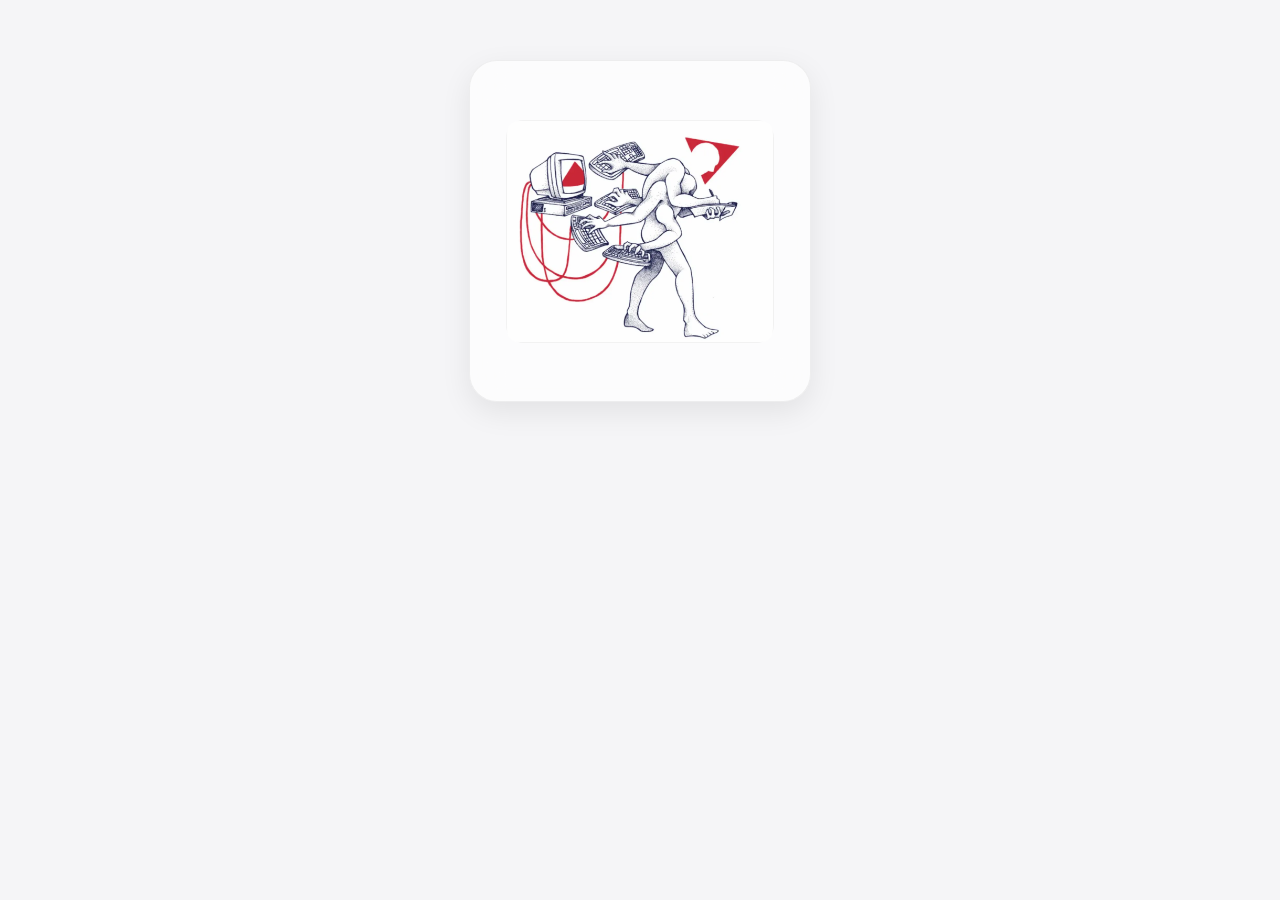
<file: index.html>
<!DOCTYPE html>
<html lang="zh-CN">
<head>
<meta charset="UTF-8" />
<meta name="viewport" content="width=device-width, initial-scale=1.0"/>
<title>遗藏……有人记得</title>

<link rel="stylesheet" href="./style.css">
</head>

<body>

<div class="container" id="app"></div>

<script src="./script.js"></script>
</body>
</html>
</file>
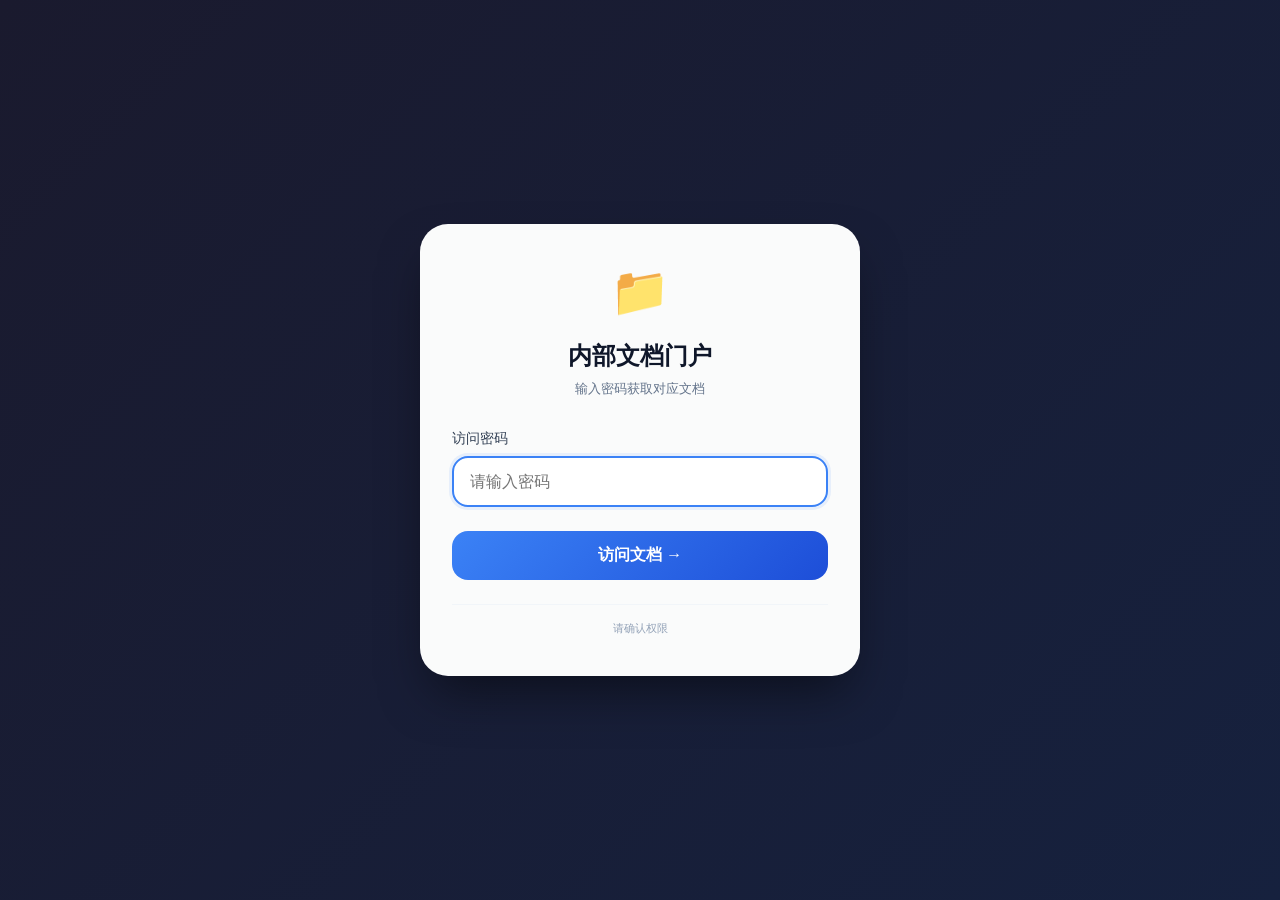
<file: trig/index.html>
<!DOCTYPE html>
<html lang="zh-CN">
<head>
    <meta charset="UTF-8">
    <meta name="viewport" content="width=device-width, initial-scale=1.0">
    <title>三角机构档案库</title>
    <link rel="stylesheet" href="css/style-index.css">
</head>
<body>
    <div class="card">
        <div class="logo">📁</div>
        <h1>内部文档门户</h1>
        <div class="sub">输入密码获取对应文档</div>

        <div class="input-group">
            <label>访问密码</label>
            <input type="text" id="passwordInput" placeholder="请输入密码" autocomplete="off" autofocus>
        </div>

        <button id="submitBtn">访问文档 →</button>

        <div id="messageBox" class="message"></div>
        <div class="footer">请确认权限</div>
    </div>

    <script src="main/script-index.js"></script>
</body>
</html>
</file>
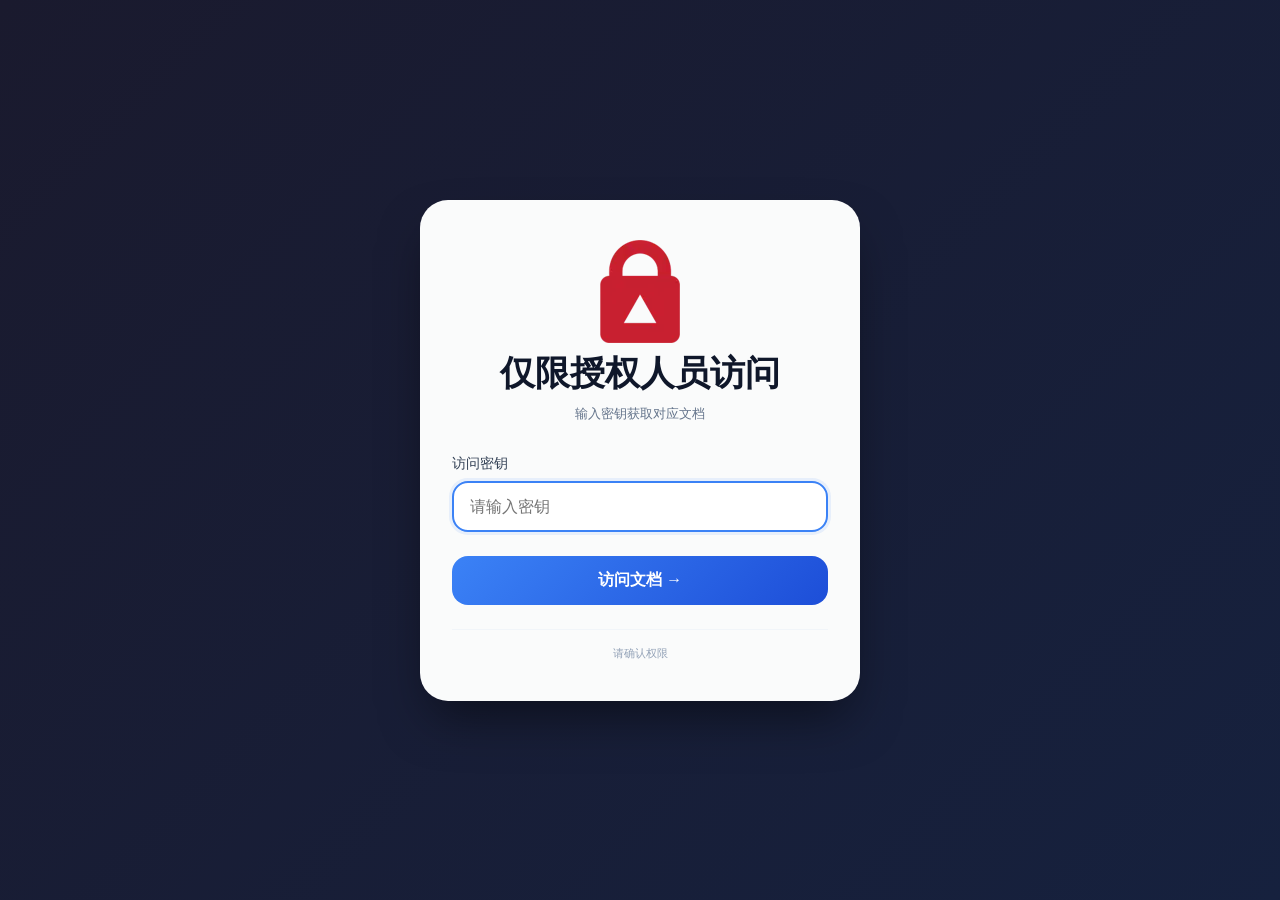
<file: trigl/index.html>
<!DOCTYPE html>
<html lang="zh-CN">
<head>
    <meta charset="UTF-8">
    <meta name="viewport" content="width=device-width, initial-scale=1.0">
    <title>三角机构档案库</title>
    <link rel="stylesheet" href="./css/style-index.css">
</head>
<body>
    <div class="card">
        <div class="imge001"><img src="./docs/001.webp" alt="存档"><img></div>
        <h1>仅限授权人员访问</h1>
        <div class="sub">输入密钥获取对应文档</div>

        <div class="input-group">
            <label>访问密钥</label>
            <input type="text" id="passwordInput" placeholder="请输入密钥" autocomplete="off" autofocus>
        </div>

        <button id="submitBtn">访问文档 →</button>

        <div id="messageBox" class="message"></div>
        <div class="footer">请确认权限</div>
    </div>

    <script src="./main/script-index.js"></script>
</body>
</html>
</file>
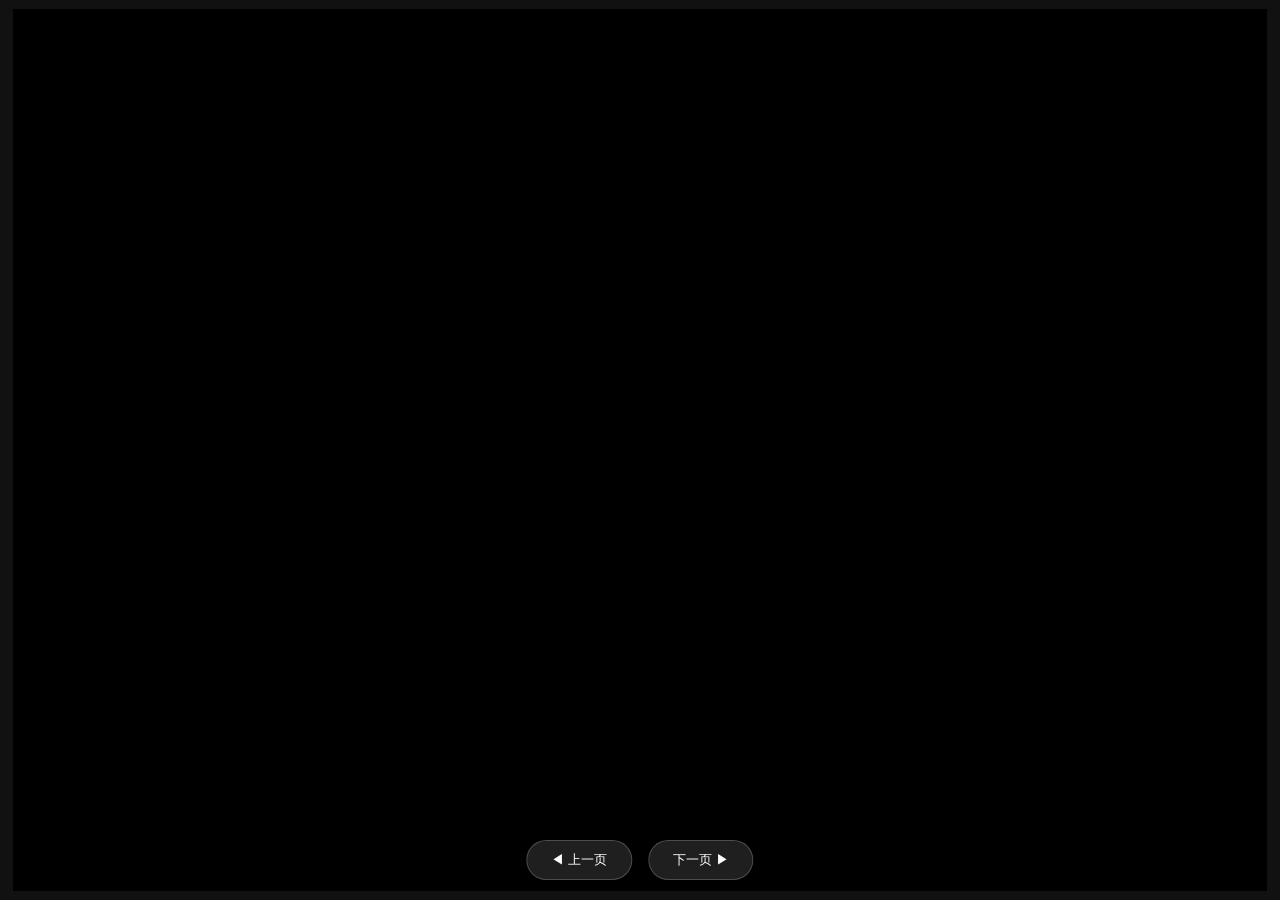
<file: docs/agent map.html>
<!DOCTYPE html>
<html>
<head>
    <meta charset="UTF-8">
    <title>特工手册</title>

    <!-- 防止手机缩放 -->
    <meta name="viewport" content="width=device-width, initial-scale=1.0, user-scalable=no">

    <link rel="stylesheet" href="../css/turn.css">
    <link rel="stylesheet" href="../css/style agent map.css">
</head>

<body>

    <!-- 手机竖屏提示 -->
    <div id="rotate-tip">
        <div class="rotate-content">
            <div class="rotate-icon">📱↻</div>
            <p>请将设备旋转为横屏阅读</p>
        </div>
    </div>

    <div class="book-container">

        <div id="flipbook"></div>

        <div class="controls">
            <button id="prevBtn">◀ 上一页</button>
            <button id="nextBtn">下一页 ▶</button>
        </div>

    </div>

    <script src="../js/jquery-4.0.0.min.js"></script>
    <script src="../js/turn.min.js"></script>
    <script src="../main/script agent map.js"></script>

</body>
</html>
</file>
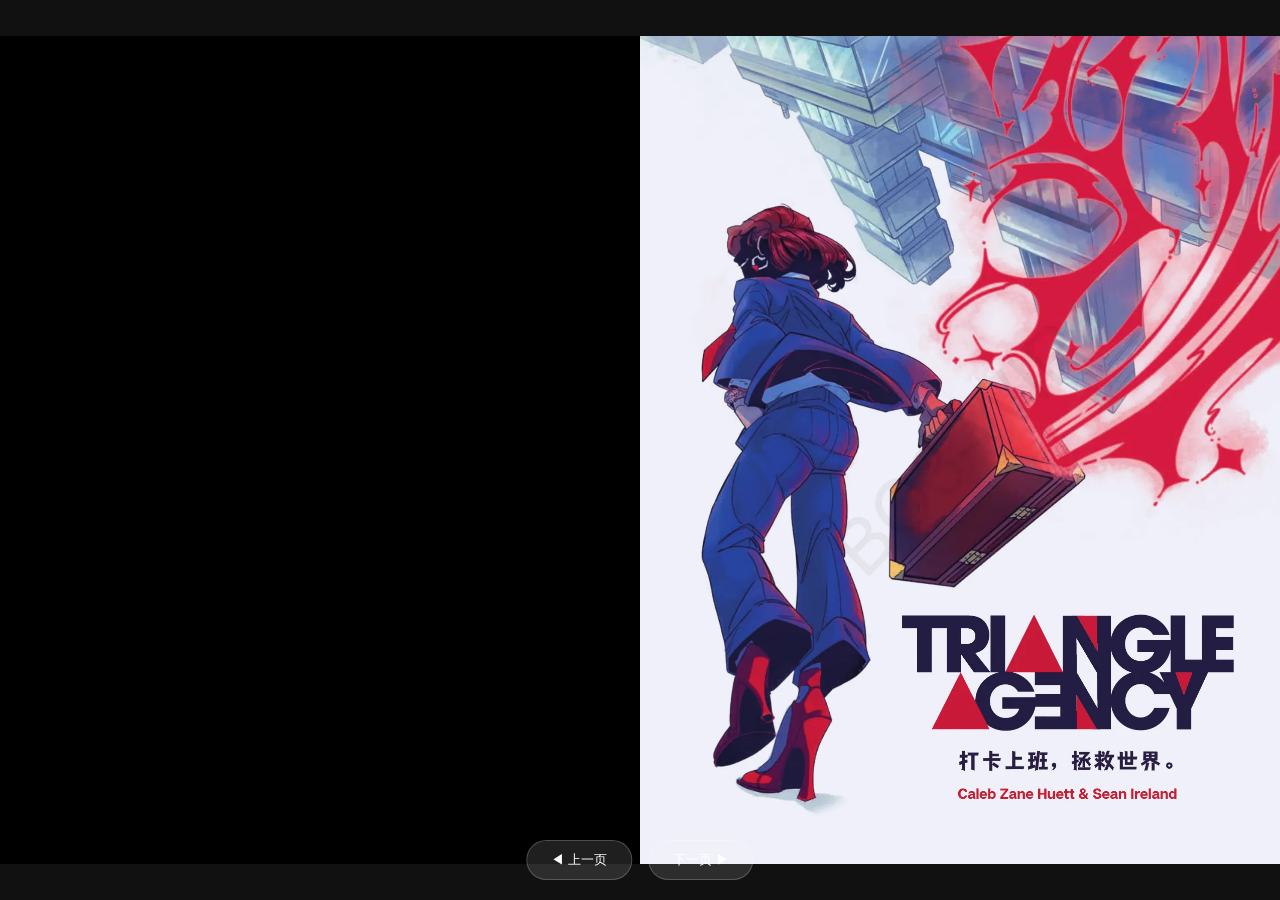
<file: trig/docs/agent.html>
<!DOCTYPE html> 
<html>
<head>
    <meta charset="UTF-8">
    <title>特工手册</title>

    <meta name="viewport" content="width=device-width, initial-scale=1.0, user-scalable=no">

    <!-- 修复：文件名不能有空格 -->
    <link rel="stylesheet" href="../css/turn.css">
    <link rel="stylesheet" href="../css/style-agent-map.css">
</head>

<body>

    <div id="rotate-tip">
        <div class="rotate-content">
            <div class="rotate-icon">📱↻</div>
            <p>希望你不会扭断脖子，特工</p>
        </div>
    </div>

    <div class="book-container">
        <div id="flipbook"></div>
        <div class="controls">
            <button id="prevBtn">◀ 上一页</button>
            <button id="nextBtn">下一页 ▶</button>
        </div>
    </div>

    <script src="../js/jquery-4.0.0.min.js"></script>
    <script src="../js/turn.min.js"></script>
    <script src="../main/script-agent-map.js"></script>

</body>
</html>
</file>
<file: style.css>
/* =========================
   🍎 Apple 风背景
========================= */
body{
    margin:0;
    font-family: -apple-system, BlinkMacSystemFont, "SF Pro Display",
                 "Helvetica Neue", Arial;

    /* ✔ 苹果系统标准背景色 */
    background: #f5f5f7;

    color:#1d1d1f;

    /* ✔ 关键：铺满全屏 */
    min-height: 100vh;
}
/* =========================
   布局（更大留白）
========================= */
.container{
    display:grid;
    grid-template-columns:repeat(auto-fit, minmax(9cm, 1fr));
    gap:32px;
    padding:60px;
    justify-items:center;
}

/* =========================
   🍏 Apple 卡片按钮（核心）
========================= */
.btn{
    width:9cm;
    height:9cm;

    border-radius:28px;

    /* 玻璃底 */
    background: rgba(255,255,255,0.7);

    border:1px solid rgba(0,0,0,0.06);

    /* 苹果级阴影（非常轻） */
    box-shadow:
        0 10px 30px rgba(0,0,0,0.08);

    backdrop-filter: blur(18px);
    -webkit-backdrop-filter: blur(18px);

    position:relative;
    cursor:pointer;

    display:flex;
    align-items:center;
    justify-content:center;

    transition: all 0.25s ease;
}

/* =========================
   hover：苹果式“漂浮”
========================= */
.btn:hover{
    transform: translateY(-8px) scale(1.02);

    box-shadow:
        0 20px 50px rgba(0,0,0,0.12);
}

/* 点击反馈（苹果很轻） */
.btn:active{
    transform: translateY(-3px) scale(0.99);
}

/* =========================
   索引标签（极简）
========================= */
.btn::before{

    content: ""
}

/* =========================
   图片区域（玻璃小卡）
========================= */
.img-placeholder{
    width:78%;
    height:65%;

    border-radius:18px;

    background: rgba(255,255,255,0.6);

    border:1px solid rgba(0,0,0,0.05);

    display:flex;
    align-items:center;
    justify-content:center;

    font-size:12px;
    color:rgba(0,0,0,0.4);

    backdrop-filter: blur(10px);
}

/* =========================
   🍏 modal（苹果浮层）
========================= */
.modal{
    display:none;
    position:fixed;
    inset:0;
    top: 0; left: 0;
    width: 100%;
    height: 100%;
    background: rgba(0,0,0,0.25);

    justify-content:center;
    align-items:center;
    z-index: 999;
}

/* =========================
   弹窗主体（Apple Card）
========================= */
.modal-content{
    width:440px;
    height:440px;

    border-radius:28px;

    background: rgba(255,255,255,0.75);

    border:1px solid rgba(0,0,0,0.06);

    backdrop-filter: blur(20px);
    -webkit-backdrop-filter: blur(20px);

    box-shadow:
        0 25px 70px rgba(0,0,0,0.18);

    display:flex;
    flex-direction:column;
    align-items:center;

    padding:24px;

    position:relative;
}

/* 关闭按钮（苹果极简） */
.close{
    position:absolute;
    top:14px;
    right:16px;
    cursor:pointer;
    font-size:14px;
    color:rgba(0,0,0,0.5);
}

/* =========================
   弹窗图片
========================= */
.modal-img{
    width:85%;
    height:190px;

    border-radius:18px;

    background: rgba(255,255,255,0.6);

    border:1px solid rgba(0,0,0,0.05);

    display:flex;
    align-items:center;
    justify-content:center;

    margin-top:35px;

    color:rgba(0,0,0,0.45);
}

.modal-img img {
    max-width: 90%;   /* 最大宽度不超出 modal 内容 */
    max-height: 60vh; /* 高度限制在视口的60% */
    object-fit: contain; /* 保持比例完整显示 */
    display: block;
    margin: 0 auto;  /* 居中 */
    border-radius: 8px;
}

.btn .img-placeholder img {
    width: 100%;     /* 宽度填满父容器 */
    height: 100%;    /* 高度填满父容器 */
    object-fit: cover; /* 按比例裁剪填充，不变形 */
    border-radius: 12px; /* 保持按钮柔和圆角 */
}
/* 标题 */
.title{
    margin-top:14px;
    font-size:18px;
    font-weight:500;
}

/* 字体索引 */
.font-index{
    font-size:12px;
    color:rgba(0,0,0,0.4);
}

/* =========================
   输入框（苹果风）
========================= */
input{
    margin-top:12px;
    width:85%;

    padding:10px 12px;

    border-radius:12px;

    border:1px solid rgba(0,0,0,0.08);

    background: rgba(255,255,255,0.7);

    outline:none;

    transition:0.2s;
}

input:focus{
    border-color: rgba(0,122,255,0.6);
    box-shadow:0 0 0 3px rgba(0,122,255,0.15);
}

/* =========================
   按钮（苹果系统按钮）
========================= */
button{
    margin-top:14px;
    width:85%;

    padding:10px;

    border-radius:12px;

    border:none;

    background: #007aff;

    color:#fff;

    cursor:pointer;

    transition:0.2s;
}

button:hover{
    transform: translateY(-2px);
    background:#0a84ff;
}

button:active{
    transform: scale(0.98);
}

.font-index.highlight{
    font-style: italic;               /* 斜体 */
    color: #888888;                   /* 灰色 */
    font-family: "Courier New", monospace; /* 类似虚线、等宽字体 */
    letter-spacing: 2px;              /* 可调字符间距，更有虚线感 */
}   

/* 打开 modal 时页面按钮淡化 */
body.modal-open .btn {
    opacity: 0.3;
    pointer-events: none; /* 禁止点击 */
    transition: opacity 0.3s;
}
</file>
<file: trig/css/style-index.css>
* {
    margin: 0;
    padding: 0;
    box-sizing: border-box;
}

body {
    font-family: -apple-system, BlinkMacSystemFont, 'Segoe UI', Roboto, Arial, sans-serif;
    background: linear-gradient(135deg, #1a1a2e 0%, #16213e 100%);
    min-height: 100vh;
    display: flex;
    justify-content: center;
    align-items: center;
    padding: 20px;
}

.card {
    background: rgba(255, 255, 255, 0.98);
    border-radius: 28px;
    box-shadow: 0 25px 50px -12px rgba(0, 0, 0, 0.5);
    padding: 40px 32px;
    width: 100%;
    max-width: 440px;
}

.logo {
    text-align: center;
    font-size: 48px;
    margin-bottom: 20px;
}

h1 {
    text-align: center;
    color: #0f172a;
    font-size: 24px;
    margin-bottom: 8px;
}

.sub {
    text-align: center;
    color: #64748b;
    font-size: 13px;
    margin-bottom: 32px;
}

.input-group {
    margin-bottom: 24px;
}

label {
    display: block;
    margin-bottom: 8px;
    color: #334155;
    font-weight: 500;
    font-size: 14px;
}

input {
    width: 100%;
    padding: 14px 16px;
    font-size: 16px;
    border: 2px solid #e2e8f0;
    border-radius: 16px;
    background: #f8fafc;
    transition: all 0.2s;
    outline: none;
    font-family: monospace;
}

input:focus {
    border-color: #3b82f6;
    background: white;
    box-shadow: 0 0 0 3px rgba(59, 130, 246, 0.1);
}

button {
    width: 100%;
    padding: 14px;
    background: linear-gradient(135deg, #3b82f6 0%, #1d4ed8 100%);
    color: white;
    border: none;
    border-radius: 16px;
    font-size: 16px;
    font-weight: 600;
    cursor: pointer;
    transition: all 0.2s;
}

button:hover {
    transform: translateY(-1px);
    box-shadow: 0 10px 20px -5px rgba(59, 130, 246, 0.4);
}

.message {
    margin-top: 20px;
    padding: 12px;
    border-radius: 14px;
    font-size: 14px;
    text-align: center;
    display: none;
}

.message.error {
    background: #fef2f2;
    color: #dc2626;
    border: 1px solid #fecaca;
    display: block;
}

.footer {
    text-align: center;
    font-size: 11px;
    color: #94a3b8;
    margin-top: 24px;
    padding-top: 16px;
    border-top: 1px solid #f1f5f9;
}
</file>
<file: trigl/css/style-index.css>
* {
    margin: 0;
    padding: 0;
    box-sizing: border-box;
}

body {
    font-family: -apple-system, BlinkMacSystemFont, 'Segoe UI', Roboto, Arial, sans-serif;
    background: linear-gradient(135deg, #1a1a2e 0%, #16213e 100%);
    min-height: 100vh;
    display: flex;
    justify-content: center;
    align-items: center;
    padding: 20px;
}

.card {
    background: rgba(255, 255, 255, 0.98);
    border-radius: 28px;
    box-shadow: 0 25px 50px -12px rgba(0, 0, 0, 0.5);
    padding: 40px 32px;
    width: 100%;
    max-width: 440px;
}

.imge001{
    text-align: center;
    font-size: 10px;
    margin-bottom: 5px;
}

h1 {
    text-align: center;
    color: #0f172a;
    font-size: 35px;
    margin-bottom: 8px;
}

.sub {
    text-align: center;
    color: #64748b;
    font-size: 13px;
    margin-bottom: 32px;
}

.input-group {
    margin-bottom: 24px;
}

label {
    display: block;
    margin-bottom: 8px;
    color: #334155;
    font-weight: 500;
    font-size: 14px;
}

input {
    width: 100%;
    padding: 14px 16px;
    font-size: 16px;
    border: 2px solid #e2e8f0;
    border-radius: 16px;
    background: #f8fafc;
    transition: all 0.2s;
    outline: none;
    font-family: monospace;
}

input:focus {
    border-color: #3b82f6;
    background: white;
    box-shadow: 0 0 0 3px rgba(59, 130, 246, 0.1);
}

button {
    width: 100%;
    padding: 14px;
    background: linear-gradient(135deg, #3b82f6 0%, #1d4ed8 100%);
    color: white;
    border: none;
    border-radius: 16px;
    font-size: 16px;
    font-weight: 600;
    cursor: pointer;
    transition: all 0.2s;
}

button:hover {
    transform: translateY(-1px);
    box-shadow: 0 10px 20px -5px rgba(59, 130, 246, 0.4);
}

.message {
    margin-top: 20px;
    padding: 12px;
    border-radius: 14px;
    font-size: 14px;
    text-align: center;
    display: none;
}

.message.error {
    background: #fef2f2;
    color: #dc2626;
    border: 1px solid #fecaca;
    display: block;
}

.footer {
    text-align: center;
    font-size: 11px;
    color: #94a3b8;
    margin-top: 24px;
    padding-top: 16px;
    border-top: 1px solid #f1f5f9;
}
</file>
<file: css/turn.css>
#flipbook {
    background: #000;
    width: 200vw ;  /* 关键：制造双页空间 */
    height: 100vh;

}

#flipbook .page {
    width: 100%;
    height: 100%;
    background: #000;
    overflow: hidden;
}

#flipbook .page img {
    width: 100%;
    height: 100%;
    object-fit: contain;
    display: block;
}
</file>
<file: css/style agent map.css>
* {
    margin: 0;
    padding: 0;
    box-sizing: border-box;
}

html,
body {
    width: 100%;
    height: 100%;
    overflow: hidden;
    background: #111;
    font-family: system-ui, sans-serif;
}

body {
    display: flex;
    justify-content: center;
    align-items: center;
}

/* 主容器 */
.book-container {
    width: 100vw;
    height: 100vh;

    position: relative;

    display: flex;
    justify-content: center;
    align-items: center;

    background: #111;
}

/* flipbook */
#flipbook {
    width: 98vw;
    height: 98vh;
}

/* 控制栏 */
.controls {

    position: fixed;

    bottom: 20px;
    left: 50%;

    transform: translateX(-50%);

    display: flex;
    gap: 16px;

    z-index: 99999;
}

button {

    background: rgba(255,255,255,0.12);

    color: white;

    border: 1px solid rgba(255,255,255,0.2);

    padding: 10px 24px;

    border-radius: 40px;

    cursor: pointer;
}

button:hover {
    background: rgba(255,255,255,0.2);
}

/* 手机 */
@media (max-width: 768px) {

    #flipbook {
        width: 100vw;
        height: 100vh;
    }

    .controls {
        display: none;
    }
}

/* 横屏提示 */
#rotate-tip {

    position: fixed;

    inset: 0;

    background: #111;

    display: none;

    justify-content: center;
    align-items: center;

    z-index: 999999;
}

.rotate-content {
    text-align: center;
    color: white;
}

.rotate-icon {
    font-size: 64px;
    margin-bottom: 20px;
}

.rotate-content p {
    font-size: 20px;
}

@media (max-width: 768px) and (orientation: portrait) {

    #rotate-tip {
        display: flex;
    }

    .book-container {
        display: none;
    }
}
</file>
<file: trig/css/turn.css>
#flipbook {
    background: #000;
}

#flipbook .page {
    width: 100%;
    height: 100%;
    background: #000;
    overflow: hidden;
}

#flipbook .page img {
    width: 100%;
    height: 100%;
    object-fit: contain;
    display: block;
}
</file>
<file: trig/css/style-agent-map.css>
* {
    margin: 0;
    padding: 0;
    box-sizing: border-box;
}

html, body {
    width: 100%;
    height: 100%;
    overflow: hidden;
    background: #111;
    font-family: system-ui, sans-serif;
}

body {
    display: flex;
    justify-content: center;
    align-items: center;
}

.book-container {
    width: 100vw;
    height: 100vh;
    position: relative;
    display: flex;
    justify-content: center;
    align-items: center;
    background: #111;
}

#flipbook {
    width: 98vw;
    height: 98vh;
}

.controls {
    position: fixed;
    bottom: 20px;
    left: 50%;
    transform: translateX(-50%);
    display: flex;
    gap: 16px;
    z-index: 999;
}

button {
    background: rgba(255,255,255,0.12);
    color: white;
    border: 1px solid rgba(255,255,255,0.2);
    padding: 10px 24px;
    border-radius: 40px;
    cursor: pointer;
}

button:hover {
    background: rgba(255,255,255,0.2);
}

@media (max-width: 768px) {
    #flipbook {
        width: 100vw;
        height: 100vh;
    }
    .controls {
        display: none;
    }
}

#rotate-tip {
    position: fixed;
    inset: 0;
    background: #111;
    display: none;
    justify-content: center;
    align-items: center;
    z-index: 9999;
    color: white;
    text-align: center;
}

.rotate-content {
    text-align: center;
    color: white;
}
.rotate-icon {
    font-size: 64px;
    margin-bottom: 20px;
}
.rotate-content p {
    font-size: 20px;
}

@media (max-width: 768px) and (orientation: portrait) {
    #rotate-tip {
        display: flex;
    }
    .book-container {
        display: none;
    }
}
</file>
